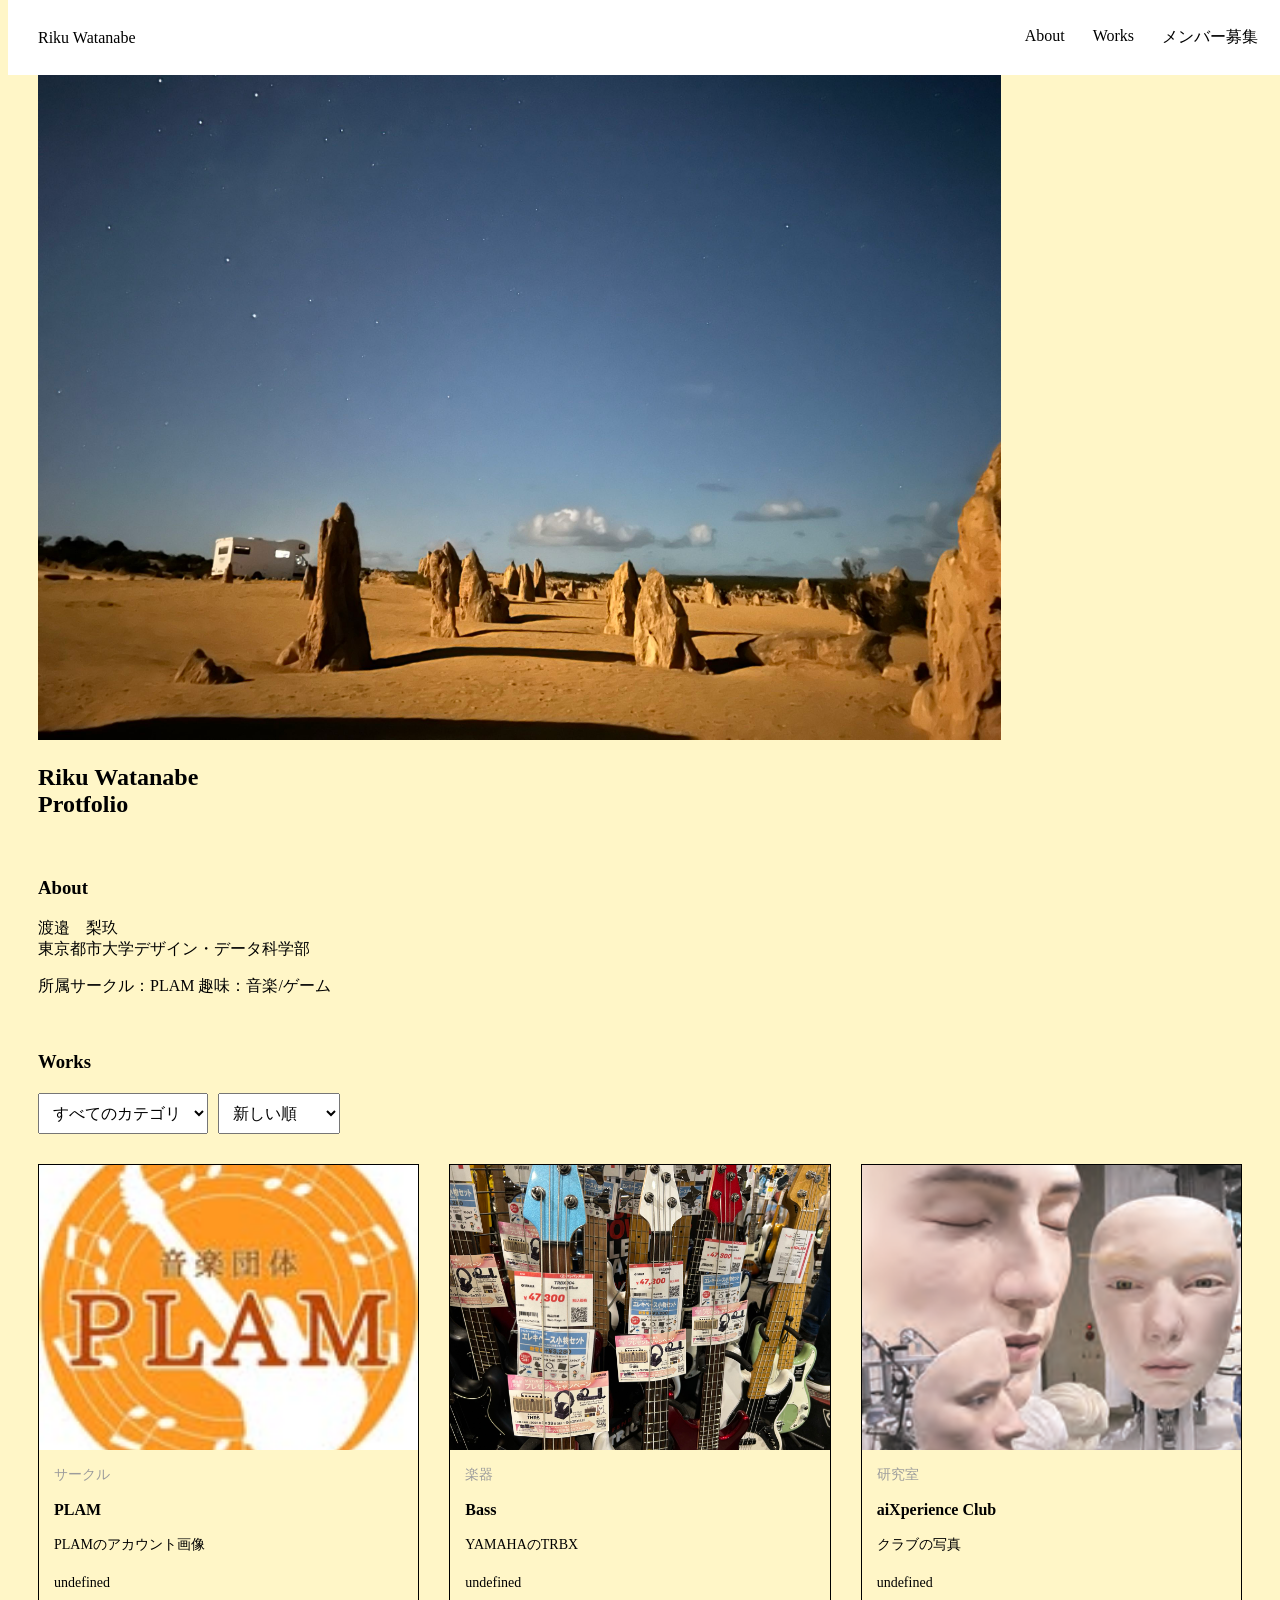
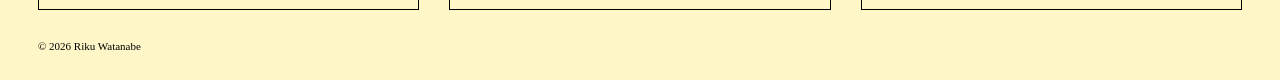
<file: index.html>
<!DOCTYPE html>
<html lang ="ja">
    <head>
        <meta charset="UTF-8">
        <meta name="viewport" content="width=device-width, initial-scale=1.0">
        <title>Riku Watanabe</title>
        <link rel="stylesheet" href="style.css">
    </head>
    <body>
        <header>
            <a href="#top">Riku Watanabe</a>
            <nav>
                <a href="#about">About</a>
                <a href="#works">Works</a>
                <a href="band-list.html">メンバー募集</a>
            </nav>
        </header>
        <main>
            <section id="top">
                <img src="./media/image.jpg" width="80%">
                <h1>
                    Riku Watanabe<br>
                    Protfolio
                </h1>
                <p id="weather-icon"> </p>
            </section>
            <section id="about">
                <h3>About</h3>
                <p>
                    渡邉　梨玖<br>
                    東京都市大学デザイン・データ科学部
                </p>
                <p>
                    所属サークル：PLAM
                    趣味：音楽/ゲーム
                </p>
            </section>
            <section id="works">
                <h3>Works</h3>
                <div class="works-controls">
                    <select id="category">
                        <option value="all">すべてのカテゴリ</option>
                    </select>
                    <select id="sort">
                        <option value="new">新しい順</option>
                        <option value="old">古いタイプ</option>
                        <option value="title">タイトル順</option>
                    </select>
                </div>
                <div id="works-grid"></div>
            </section>
        </main>
        <footer>
            <span>© 2026 Riku Watanabe</span>
        </footer>
        <script src="works.js"></script>
    </body>
</html>
</file>
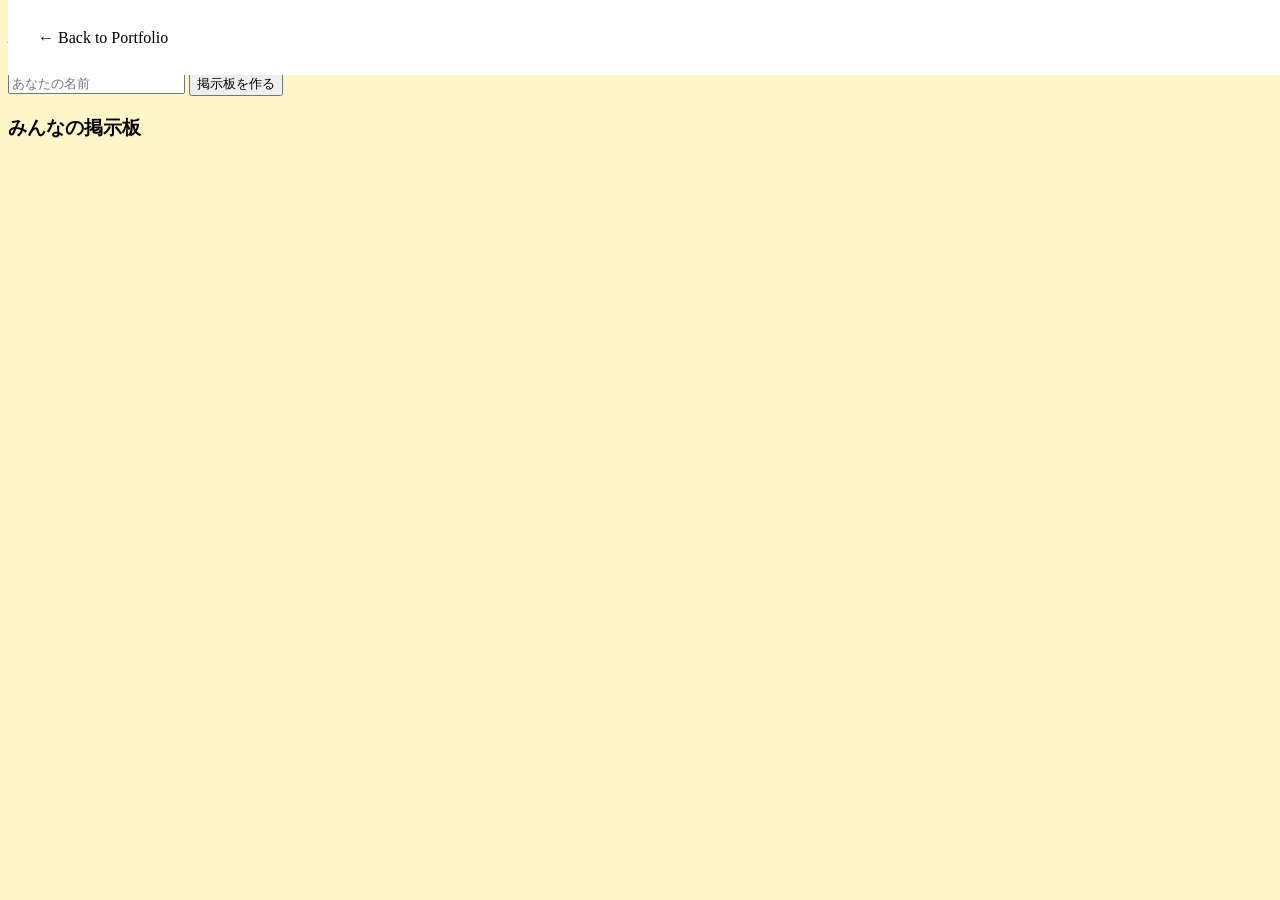
<file: band-list.html>
<!DOCTYPE html>
<html lang="ja">
<head>
    <meta charset="UTF-8">
    <meta name="viewport" content="width=device-width, initial-scale=1.0">
    <title>バンド募集一覧</title>
    <link rel="stylesheet" href="style.css">
</head>
<body>

<header class="site-header">
    <a href="index.html" class="back-link">← Back to Portfolio</a>
</header>

<main>
    <h2>バンド募集掲示板一覧</h2>

    <!-- 新しい掲示板を作るフォーム -->
    <input type="text" id="userName" placeholder="あなたの名前">
    <button onclick="createBoard()">掲示板を作る</button>

    <h3>みんなの掲示板</h3>
    <div id="boardList"></div>
</main>

<script>
    // 掲示板一覧を保存する
    var boards = JSON.parse(localStorage.getItem("boards") || "[]");

    function createBoard() {
        var name = document.getElementById("userName").value;
        if (!name) return;

        // 新しい掲示板を登録
        boards.push(name);
        localStorage.setItem("boards", JSON.stringify(boards));

        displayBoards();

        // 個人掲示板へ移動
        window.location.href = "band.html?user=" + encodeURIComponent(name);
    }

    function displayBoards() {
        var list = document.getElementById("boardList");
        list.innerHTML = "";

        boards.forEach(function(name) {
            var div = document.createElement("div");
            div.className = "post-card";
            div.innerHTML =
                "<a href='band.html?user=" + encodeURIComponent(name) + "'>" +
                name + " の掲示板" +
                "</a>";
            list.appendChild(div);
        });
    }

    displayBoards();
</script>

</body>
</html>
</file>
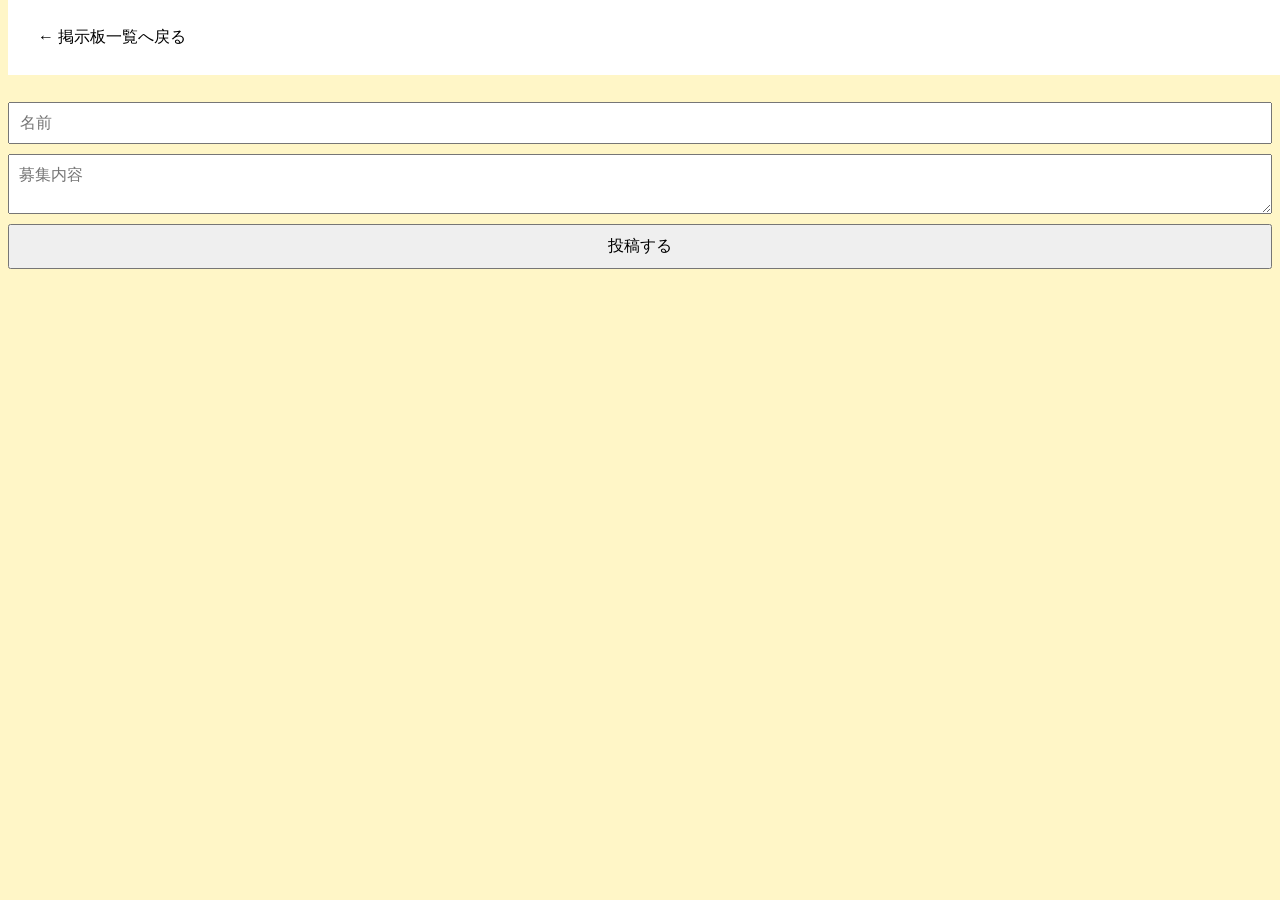
<file: band.html>
<!DOCTYPE html>
<html lang="ja">
<head>
    <meta charset="UTF-8">
    <meta name="viewport" content="width=device-width, initial-scale=1.0">
    <title>バンド募集掲示板</title>
    <link rel="stylesheet" href="style.css">
</head>
<body>

<header class="site-header">
    <a href="band-list.html" class="back-link">← 掲示板一覧へ戻る</a>
</header>

<main>
    <h2 id="boardTitle"></h2>

    <div id="posts"></div>

    <form id="postForm">
        <input type="text" id="name" placeholder="名前" required>
        <textarea id="message" placeholder="募集内容" required></textarea>
        <button type="submit">投稿する</button>
    </form>
</main>

<script src="band.js"></script>

</body>
</html>
</file>
<file: style.css>
body {
    background: #fff6c7;
    color: #000000;
}
a {
    color: inherit;
    text-decoration: none;
}
header {
    display: flex;
    justify-content: space-between;
    align-items: center;
    width: 100%;
    position: fixed;
    padding: 0px 30px;
    background: #ffffff;
    height: 75px;
    top: 0;
}
nav {
    display: flex;
    gap: 28px;
}
* {box-sizing: border-box; }
section {
    padding: 10px 30px;
}
footer {
    padding: 20px 30px;
    font-size: 11px;
}
html {
    scroll-behavior: smooth;
    scroll-padding-top: 50px;
}
nav a:hover {
    color: #9c9393
}
#works-grid {
    display: grid;
    grid-template-columns: repeat(3,1fr);
    gap: 30px;
}
.work-card img {
    width: 100%;
    aspect-ratio: 4 / 3;
    object-fit: cover;
    display: block;
}
.work-card {
    border: 1px solid #000000;
    transition: transform 0.2s ease, box-shadow 0.2s ease;
}
.work-card h4 {
    margin: 15px 15px 15px;
}
.work-card p {
    margin: 0 15px 15px;
    font-size: 14px;
    line-height: 1.6;
}
.work-card:hover {
    transform: scale(1.03);
    box-shadow: 0 8px 16px rgba(0,0,0,0.2)
}
.works-controls {
    display: flex;
    gap: 10px;
    margin-top: 20px;
    margin-bottom: 30px;
}
.works-controls select {
    padding: 10px;
    font-size: 16px;
}
.work-category {
    font-size: 4px;
    padding-top: 14px;
    color: #9c9c9c;
}
.work-year {
    font-size: 10px;
    margin-top: 10px;
}
@media screen and (max-width:600px) {
    #top {
        padding-top: 80px;
    }
    
    #top  img {
        width: 100%;
    }

    #works-grid {
        grid-template-columns: 1fr;
    }

    .works-controls {
        flex-direction: column;
    }
}
#weather-icon {
    font-size: 60px;
    margin: 0;
}
body.weather-sunny {
    background-color: #fffaf0;
}
body.weather-sunny .site-header {
    background-color: #fffaf0;
}

body.weather-cloudy {
    background-color: #dfe3e8;
}
body.weather-cloudy .site-header {
    background-color: #dfe3e8
}
body.weather-rainy {
    background-color: #cbd9e5;
}
.back-link {
    color: #000;
    text-decoration: none;
    transition: opacity 0.2s ease;
}

.back-link:hover {
    opacity: 0.6;
}
.back-link {
    color: #000;
    text-decoration: none;
    transition: opacity 0.2s ease;
}

.back-link:hover {
    opacity: 0.6;
}

#posts {
    margin-top: 20px;
    display: flex;
    flex-direction: column;
    gap: 20px;
}

.post-card {
    border: 1px solid #000;
    padding: 15px;
    background: #fff;
    border-radius: 8px;
    box-shadow: 0 4px 8px rgba(0,0,0,0.1);
}

#postForm {
    margin-top: 30px;
    display: flex;
    flex-direction: column;
    gap: 10px;
}

#postForm input,
#postForm textarea {
    padding: 10px;
    font-size: 16px;
}

#postForm button {
    padding: 10px;
    font-size: 16px;
    cursor: pointer;
}
</file>
